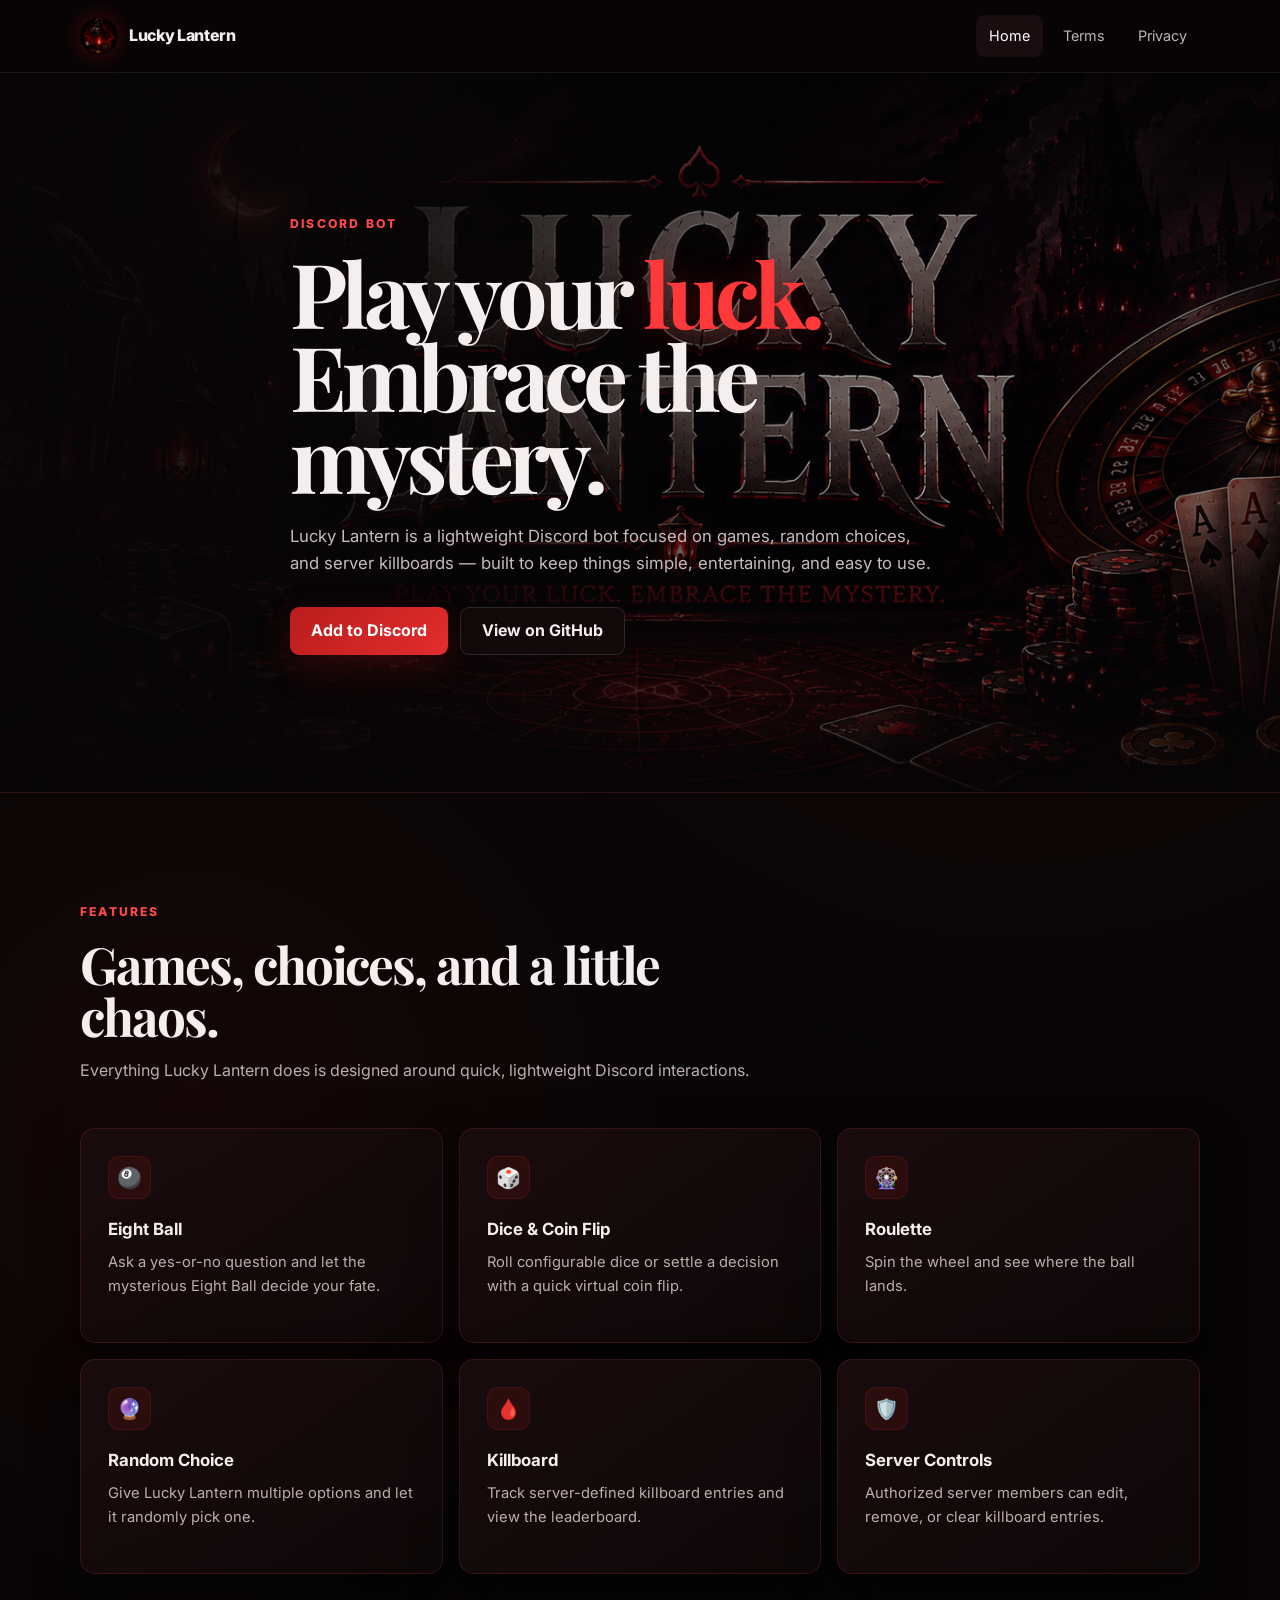
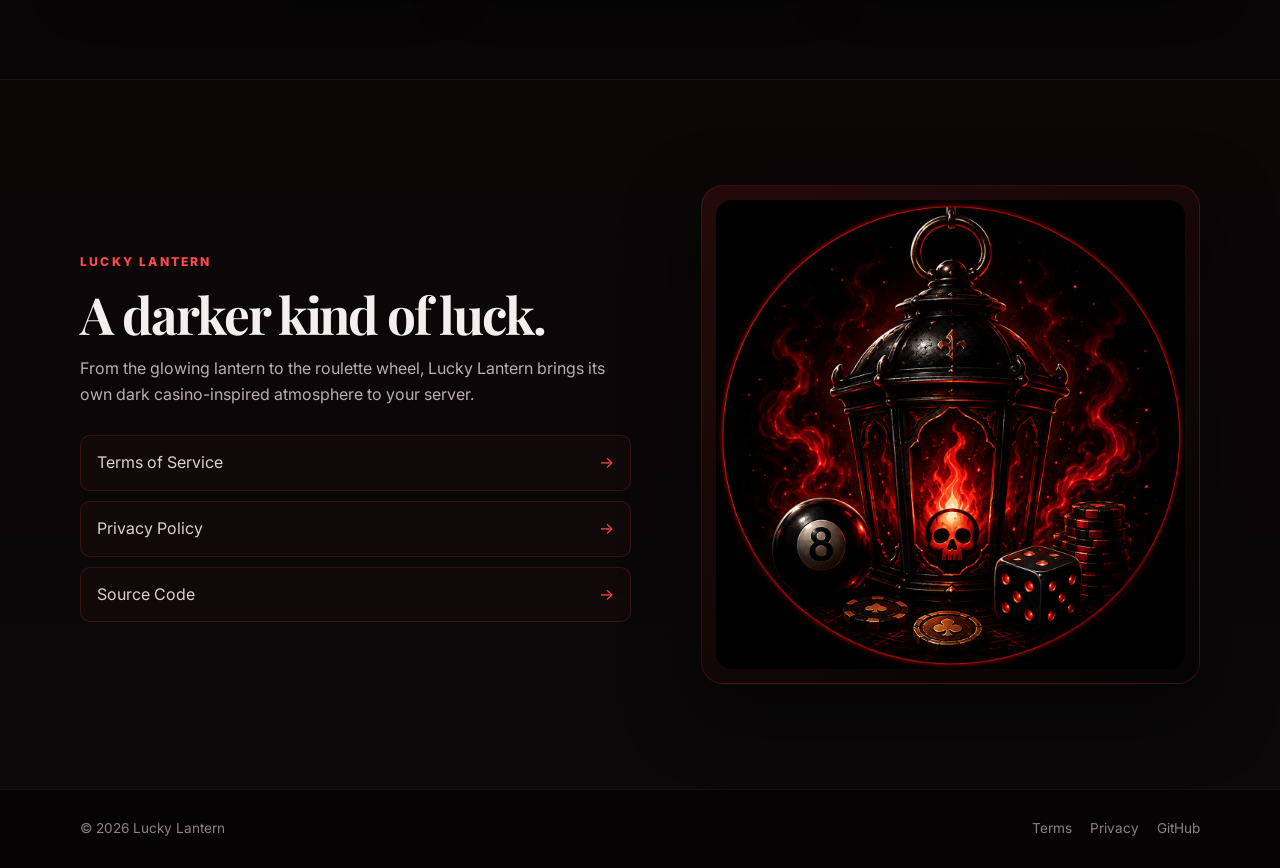
<file: docs/index.html>
<!doctype html>
<html lang="en">
<head>
  <meta charset="utf-8">
  <meta name="viewport" content="width=device-width,initial-scale=1">
  <meta name="description" content="Lucky Lantern — a lightweight Discord bot for games, random choices, and server killboards.">
  <meta name="theme-color" content="#8b1a1a">
  <meta property="og:title" content="Lucky Lantern — Discord Bot">
  <meta property="og:description" content="Play your luck. Embrace the mystery.">
  <meta property="og:type" content="website">
  <title>Lucky Lantern — Discord Bot</title>
  <link rel="icon" type="image/png" href="assets/avatar.png">
  <link rel="stylesheet" href="assets/style.css">
</head>

<body>
  <header class="site-header">
    <div class="container nav">
      <a class="brand" href="index.html">
        <img src="assets/avatar.png" alt="Lucky Lantern" class="brand-avatar">
        <span>Lucky Lantern</span>
      </a>

      <nav aria-label="Primary navigation">
        <a class="active" href="index.html">Home</a>
        <a href="terms.html">Terms</a>
        <a href="privacy.html">Privacy</a>
      </nav>
    </div>
  </header>

  <main>
    <section class="hero">
      <div class="hero-art" aria-hidden="true"></div>
      <div class="hero-overlay"></div>

      <div class="container hero-content">
        <span class="eyebrow">DISCORD BOT</span>

        <h1>Play your <span>luck.</span><br>Embrace the mystery.</h1>

        <p class="hero-text">
          Lucky Lantern is a lightweight Discord bot focused on games,
          random choices, and server killboards — built to keep things
          simple, entertaining, and easy to use.
        </p>

        <div class="hero-actions">
          <a
            class="button primary"
            href="https://discord.com/oauth2/authorize?client_id=1541493644870025306&permissions=0&scope=bot%20applications.commands"
            target="_blank"
            rel="noopener noreferrer"
          >Add to Discord</a>

          <a
            class="button secondary"
            href="https://github.com/Tw1st3dR0d3nt/lucky-lantern"
            target="_blank"
            rel="noopener noreferrer"
          >View on GitHub</a>
        </div>
      </div>
    </section>

    <section class="section">
      <div class="container">
        <div class="section-heading">
          <span class="eyebrow">FEATURES</span>
          <h2>Games, choices, and a little chaos.</h2>
          <p>Everything Lucky Lantern does is designed around quick, lightweight Discord interactions.</p>
        </div>

        <div class="feature-grid">
          <article class="card">
            <div class="icon">🎱</div>
            <h3>Eight Ball</h3>
            <p>Ask a yes-or-no question and let the mysterious Eight Ball decide your fate.</p>
          </article>

          <article class="card">
            <div class="icon">🎲</div>
            <h3>Dice &amp; Coin Flip</h3>
            <p>Roll configurable dice or settle a decision with a quick virtual coin flip.</p>
          </article>

          <article class="card">
            <div class="icon">🎡</div>
            <h3>Roulette</h3>
            <p>Spin the wheel and see where the ball lands.</p>
          </article>

          <article class="card">
            <div class="icon">🔮</div>
            <h3>Random Choice</h3>
            <p>Give Lucky Lantern multiple options and let it randomly pick one.</p>
          </article>

          <article class="card">
            <div class="icon">🩸</div>
            <h3>Killboard</h3>
            <p>Track server-defined killboard entries and view the leaderboard.</p>
          </article>

          <article class="card">
            <div class="icon">🛡️</div>
            <h3>Server Controls</h3>
            <p>Authorized server members can edit, remove, or clear killboard entries.</p>
          </article>
        </div>
      </div>
    </section>

    <section class="section showcase">
      <div class="container showcase-grid">
        <div>
          <span class="eyebrow">LUCKY LANTERN</span>
          <h2>A darker kind of luck.</h2>
          <p>
            From the glowing lantern to the roulette wheel, Lucky Lantern
            brings its own dark casino-inspired atmosphere to your server.
          </p>

          <div class="showcase-links">
            <a href="terms.html">Terms of Service <span>→</span></a>
            <a href="privacy.html">Privacy Policy <span>→</span></a>
            <a href="https://github.com/Tw1st3dR0d3nt/lucky-lantern" target="_blank" rel="noopener noreferrer">
              Source Code <span>→</span>
            </a>
          </div>
        </div>

        <div class="art-card">
          <img src="assets/avatar.png" alt="Lucky Lantern dark red lantern artwork">
        </div>
      </div>
    </section>
  </main>

  <footer class="site-footer">
    <div class="container footer-inner">
      <span>© 2026 Lucky Lantern</span>
      <div>
        <a href="terms.html">Terms</a>
        <a href="privacy.html">Privacy</a>
        <a href="https://github.com/Tw1st3dR0d3nt/lucky-lantern" target="_blank" rel="noopener noreferrer">GitHub</a>
      </div>
    </div>
  </footer>
</body>
</html>
</file>
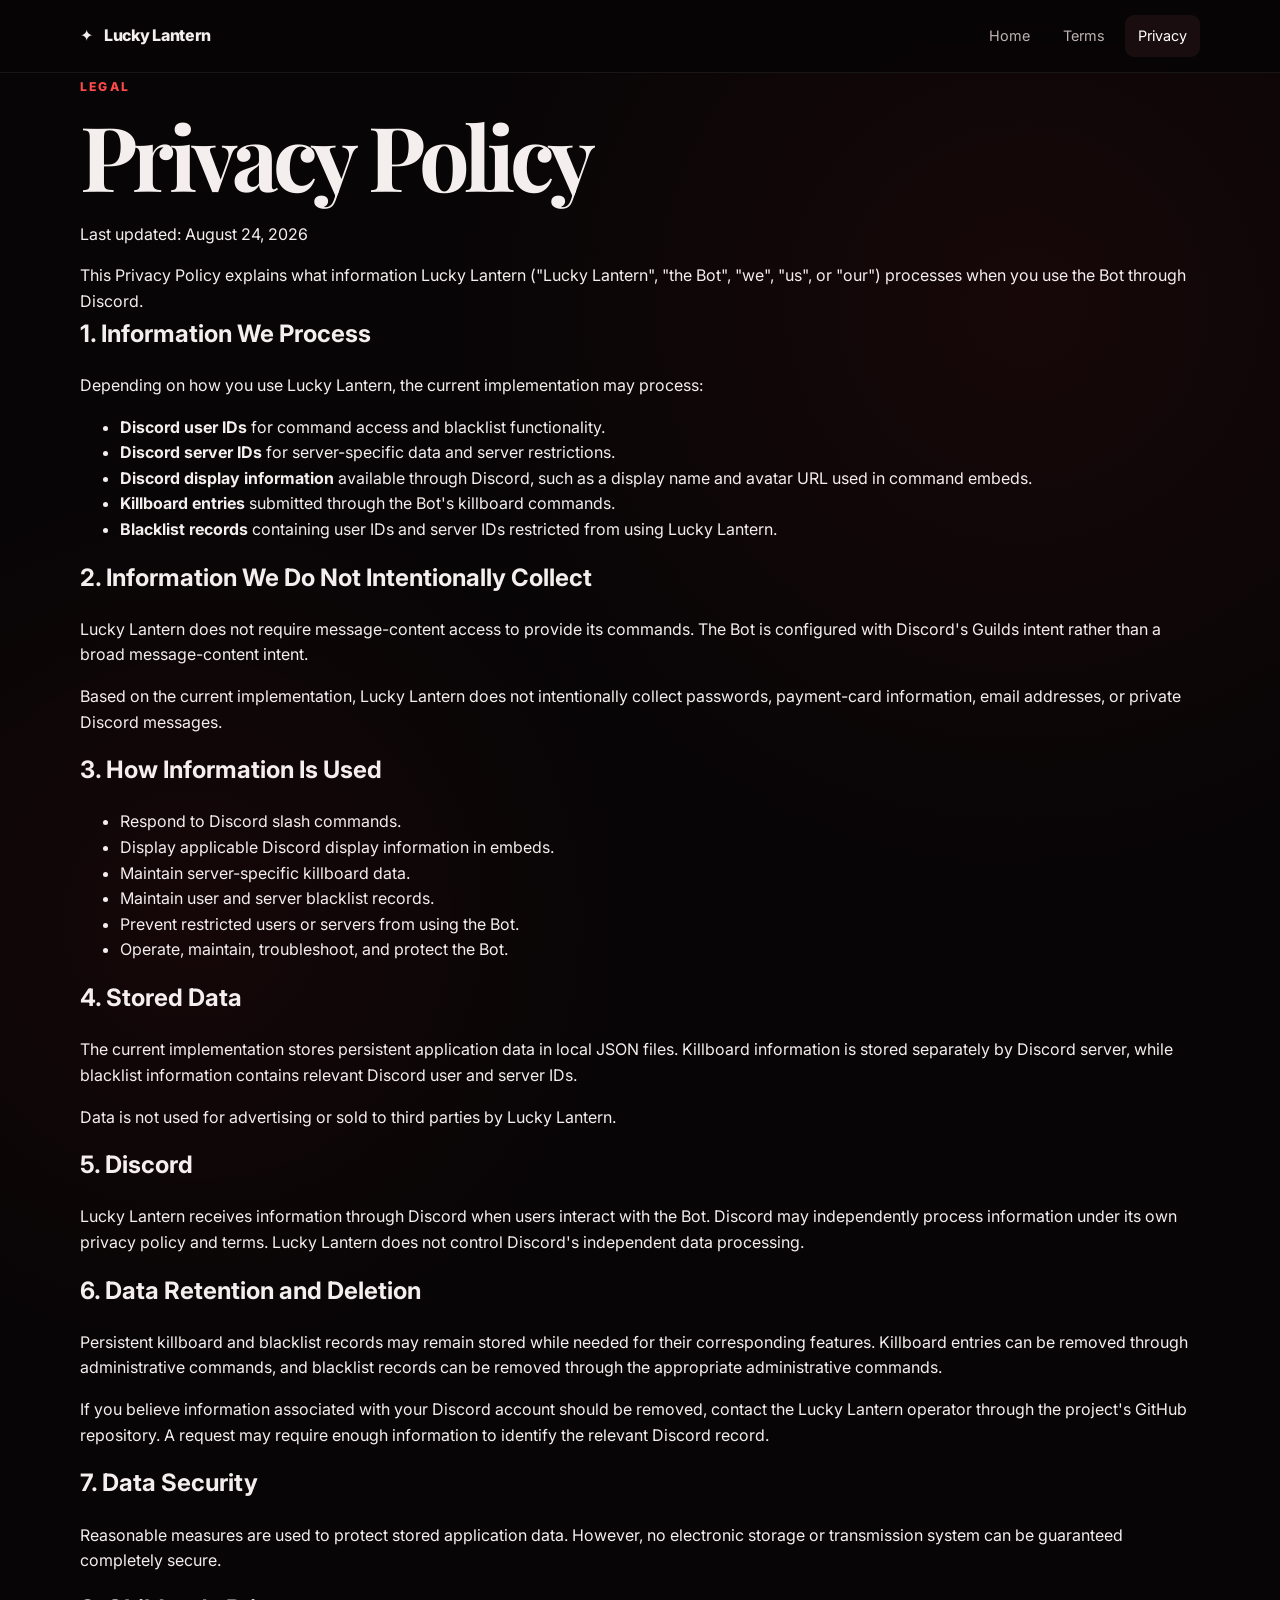
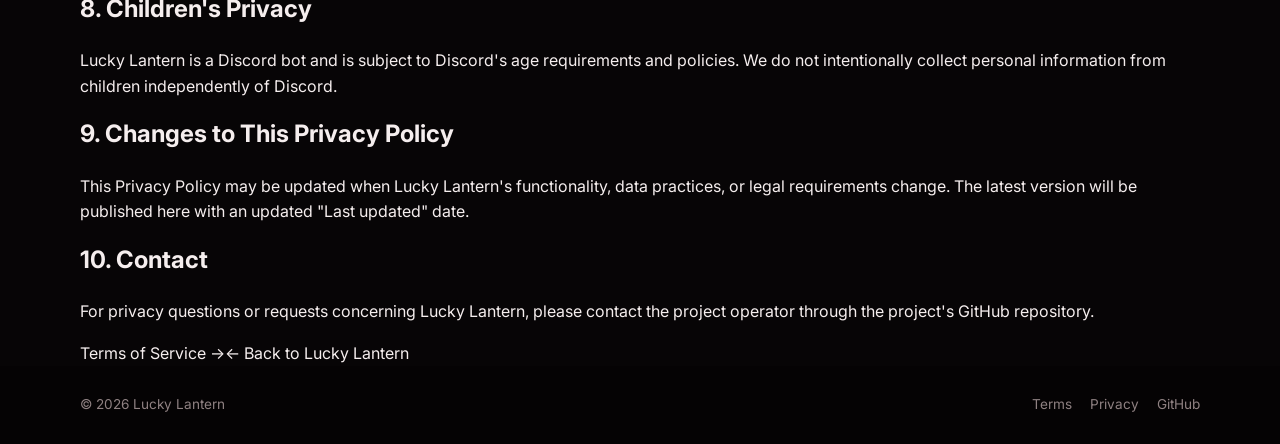
<file: docs/privacy.html>
<!doctype html>
<html lang="en">
<head><meta charset="utf-8"><meta name="viewport" content="width=device-width,initial-scale=1"><meta name="theme-color" content="#9b5cff"><title>Privacy Policy — Lucky Lantern</title><link rel="stylesheet" href="assets/style.css"></head>
<body>
<header class="site-header"><div class="container nav"><a class="brand" href="index.html"><span class="brand-mark">✦</span> Lucky Lantern</a><nav><a href="index.html">Home</a><a href="terms.html">Terms</a><a class="active" href="privacy.html">Privacy</a></nav></div></header>
<main class="legal"><div class="container narrow">
<span class="eyebrow">LEGAL</span><h1>Privacy Policy</h1><p class="updated">Last updated: August 24, 2026</p>
<div class="legal-intro">This Privacy Policy explains what information Lucky Lantern ("Lucky Lantern", "the Bot", "we", "us", or "our") processes when you use the Bot through Discord.</div>
<h2>1. Information We Process</h2><p>Depending on how you use Lucky Lantern, the current implementation may process:</p><ul><li><strong>Discord user IDs</strong> for command access and blacklist functionality.</li><li><strong>Discord server IDs</strong> for server-specific data and server restrictions.</li><li><strong>Discord display information</strong> available through Discord, such as a display name and avatar URL used in command embeds.</li><li><strong>Killboard entries</strong> submitted through the Bot's killboard commands.</li><li><strong>Blacklist records</strong> containing user IDs and server IDs restricted from using Lucky Lantern.</li></ul>
<h2>2. Information We Do Not Intentionally Collect</h2><p>Lucky Lantern does not require message-content access to provide its commands. The Bot is configured with Discord's Guilds intent rather than a broad message-content intent.</p><p>Based on the current implementation, Lucky Lantern does not intentionally collect passwords, payment-card information, email addresses, or private Discord messages.</p>
<h2>3. How Information Is Used</h2><ul><li>Respond to Discord slash commands.</li><li>Display applicable Discord display information in embeds.</li><li>Maintain server-specific killboard data.</li><li>Maintain user and server blacklist records.</li><li>Prevent restricted users or servers from using the Bot.</li><li>Operate, maintain, troubleshoot, and protect the Bot.</li></ul>
<h2>4. Stored Data</h2><p>The current implementation stores persistent application data in local JSON files. Killboard information is stored separately by Discord server, while blacklist information contains relevant Discord user and server IDs.</p><p>Data is not used for advertising or sold to third parties by Lucky Lantern.</p>
<h2>5. Discord</h2><p>Lucky Lantern receives information through Discord when users interact with the Bot. Discord may independently process information under its own privacy policy and terms. Lucky Lantern does not control Discord's independent data processing.</p>
<h2>6. Data Retention and Deletion</h2><p>Persistent killboard and blacklist records may remain stored while needed for their corresponding features. Killboard entries can be removed through administrative commands, and blacklist records can be removed through the appropriate administrative commands.</p><p>If you believe information associated with your Discord account should be removed, contact the Lucky Lantern operator through the project's GitHub repository. A request may require enough information to identify the relevant Discord record.</p>
<h2>7. Data Security</h2><p>Reasonable measures are used to protect stored application data. However, no electronic storage or transmission system can be guaranteed completely secure.</p>
<h2>8. Children's Privacy</h2><p>Lucky Lantern is a Discord bot and is subject to Discord's age requirements and policies. We do not intentionally collect personal information from children independently of Discord.</p>
<h2>9. Changes to This Privacy Policy</h2><p>This Privacy Policy may be updated when Lucky Lantern's functionality, data practices, or legal requirements change. The latest version will be published here with an updated "Last updated" date.</p>
<h2>10. Contact</h2><p>For privacy questions or requests concerning Lucky Lantern, please contact the project operator through the project's GitHub repository.</p>
<div class="legal-nav"><a href="terms.html">Terms of Service →</a><a href="index.html">← Back to Lucky Lantern</a></div>
</div></main>
<footer class="site-footer"><div class="container footer-inner"><span>© 2026 Lucky Lantern</span><div><a href="terms.html">Terms</a><a href="privacy.html">Privacy</a><a href="https://github.com/Tw1st3dR0d3nt/lucky-lantern">GitHub</a></div></div></footer>
</body></html>
</file>
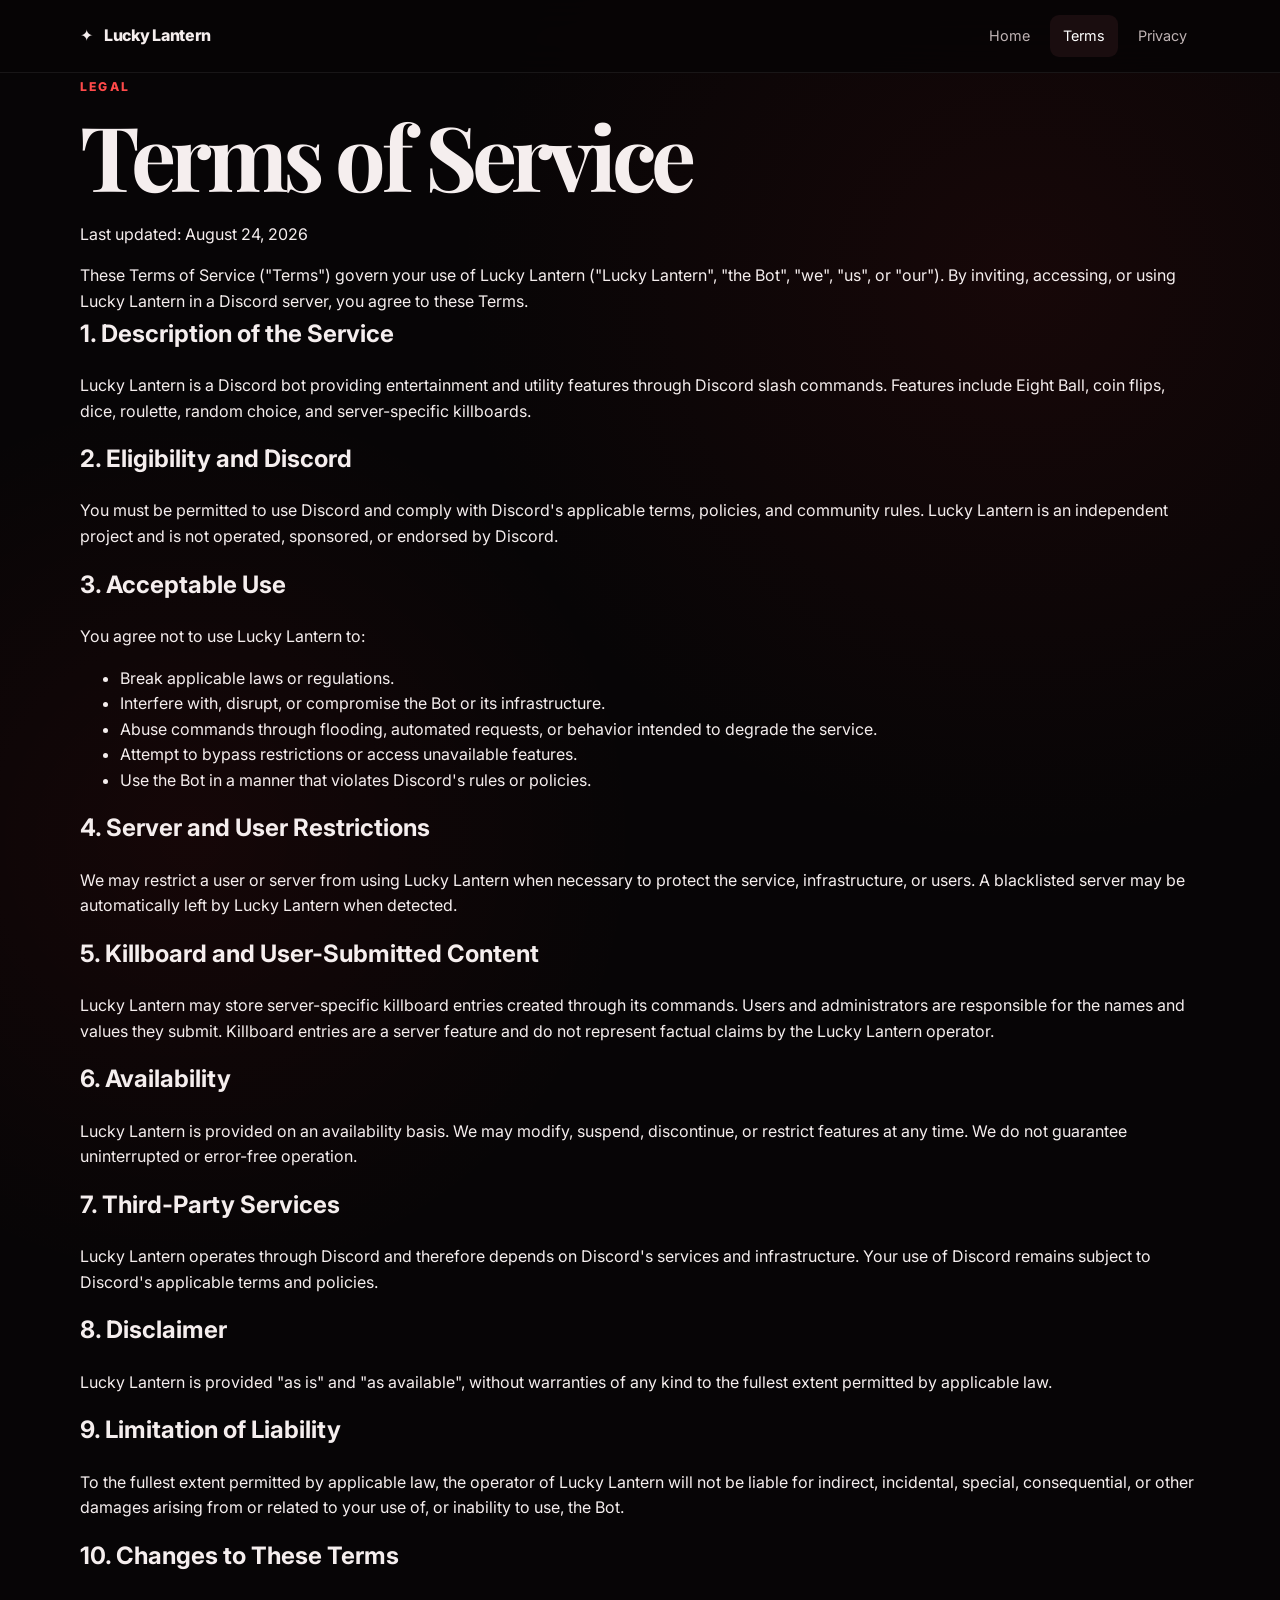
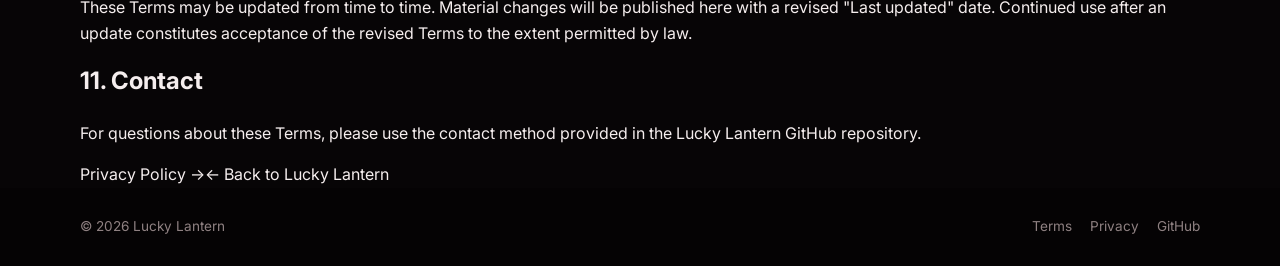
<file: docs/terms.html>
<!doctype html>
<html lang="en">
<head><meta charset="utf-8"><meta name="viewport" content="width=device-width,initial-scale=1"><meta name="theme-color" content="#9b5cff"><title>Terms of Service — Lucky Lantern</title><link rel="stylesheet" href="assets/style.css"></head>
<body>
<header class="site-header"><div class="container nav"><a class="brand" href="index.html"><span class="brand-mark">✦</span> Lucky Lantern</a><nav><a href="index.html">Home</a><a class="active" href="terms.html">Terms</a><a href="privacy.html">Privacy</a></nav></div></header>
<main class="legal"><div class="container narrow">
<span class="eyebrow">LEGAL</span><h1>Terms of Service</h1><p class="updated">Last updated: August 24, 2026</p>
<div class="legal-intro">These Terms of Service ("Terms") govern your use of Lucky Lantern ("Lucky Lantern", "the Bot", "we", "us", or "our"). By inviting, accessing, or using Lucky Lantern in a Discord server, you agree to these Terms.</div>
<h2>1. Description of the Service</h2><p>Lucky Lantern is a Discord bot providing entertainment and utility features through Discord slash commands. Features include Eight Ball, coin flips, dice, roulette, random choice, and server-specific killboards.</p>
<h2>2. Eligibility and Discord</h2><p>You must be permitted to use Discord and comply with Discord's applicable terms, policies, and community rules. Lucky Lantern is an independent project and is not operated, sponsored, or endorsed by Discord.</p>
<h2>3. Acceptable Use</h2><p>You agree not to use Lucky Lantern to:</p><ul><li>Break applicable laws or regulations.</li><li>Interfere with, disrupt, or compromise the Bot or its infrastructure.</li><li>Abuse commands through flooding, automated requests, or behavior intended to degrade the service.</li><li>Attempt to bypass restrictions or access unavailable features.</li><li>Use the Bot in a manner that violates Discord's rules or policies.</li></ul>
<h2>4. Server and User Restrictions</h2><p>We may restrict a user or server from using Lucky Lantern when necessary to protect the service, infrastructure, or users. A blacklisted server may be automatically left by Lucky Lantern when detected.</p>
<h2>5. Killboard and User-Submitted Content</h2><p>Lucky Lantern may store server-specific killboard entries created through its commands. Users and administrators are responsible for the names and values they submit. Killboard entries are a server feature and do not represent factual claims by the Lucky Lantern operator.</p>
<h2>6. Availability</h2><p>Lucky Lantern is provided on an availability basis. We may modify, suspend, discontinue, or restrict features at any time. We do not guarantee uninterrupted or error-free operation.</p>
<h2>7. Third-Party Services</h2><p>Lucky Lantern operates through Discord and therefore depends on Discord's services and infrastructure. Your use of Discord remains subject to Discord's applicable terms and policies.</p>
<h2>8. Disclaimer</h2><p>Lucky Lantern is provided "as is" and "as available", without warranties of any kind to the fullest extent permitted by applicable law.</p>
<h2>9. Limitation of Liability</h2><p>To the fullest extent permitted by applicable law, the operator of Lucky Lantern will not be liable for indirect, incidental, special, consequential, or other damages arising from or related to your use of, or inability to use, the Bot.</p>
<h2>10. Changes to These Terms</h2><p>These Terms may be updated from time to time. Material changes will be published here with a revised "Last updated" date. Continued use after an update constitutes acceptance of the revised Terms to the extent permitted by law.</p>
<h2>11. Contact</h2><p>For questions about these Terms, please use the contact method provided in the Lucky Lantern GitHub repository.</p>
<div class="legal-nav"><a href="privacy.html">Privacy Policy →</a><a href="index.html">← Back to Lucky Lantern</a></div>
</div></main>
<footer class="site-footer"><div class="container footer-inner"><span>© 2026 Lucky Lantern</span><div><a href="terms.html">Terms</a><a href="privacy.html">Privacy</a><a href="https://github.com/Tw1st3dR0d3nt/lucky-lantern">GitHub</a></div></div></footer>
</body></html>
</file>
<file: docs/assets/style.css>
@import url('https://fonts.googleapis.com/css2?family=Inter:wght@400;500;600;700;800&family=Playfair+Display:wght@600;700;800&display=swap');

:root {
  --bg: #070506;
  --bg-soft: #0d0708;
  --panel: #130a0b;
  --panel-2: #190c0e;
  --border: rgba(255, 75, 75, .16);
  --text: #f5eeee;
  --muted: #bcaeaf;
  --red: #c52222;
  --red-bright: #ff3434;
  --red-dark: #8b1a1a;
  --gold: #c8944d;
  --shadow: rgba(0, 0, 0, .55);
}

* { box-sizing: border-box; }

html {
  scroll-behavior: smooth;
}

body {
  margin: 0;
  color: var(--text);
  background:
    radial-gradient(circle at 80% 15%, rgba(139, 26, 26, .12), transparent 30%),
    radial-gradient(circle at 15% 45%, rgba(255, 35, 35, .06), transparent 30%),
    var(--bg);
  font-family: Inter, system-ui, sans-serif;
  line-height: 1.6;
}

a {
  color: inherit;
  text-decoration: none;
}

.container {
  width: min(1120px, calc(100% - 40px));
  margin: 0 auto;
}

.site-header {
  position: sticky;
  top: 0;
  z-index: 20;
  background: rgba(7, 5, 6, .88);
  border-bottom: 1px solid rgba(255, 255, 255, .07);
  backdrop-filter: blur(18px);
}

.nav {
  height: 72px;
  display: flex;
  align-items: center;
  justify-content: space-between;
  gap: 24px;
}

.brand {
  display: inline-flex;
  align-items: center;
  gap: 11px;
  font-weight: 800;
  letter-spacing: -.02em;
}

.brand-avatar {
  width: 38px;
  height: 38px;
  border-radius: 50%;
  object-fit: cover;
  box-shadow: 0 0 22px rgba(255, 35, 35, .28);
}

nav {
  display: flex;
  gap: 7px;
}

nav a {
  color: #bfb3b4;
  padding: 9px 13px;
  border-radius: 9px;
  font-size: .9rem;
  transition: .2s ease;
}

nav a:hover,
nav a.active {
  color: #fff;
  background: #1a0d0f;
}

.hero {
  min-height: 720px;
  position: relative;
  display: flex;
  align-items: center;
  overflow: hidden;
  border-bottom: 1px solid var(--border);
}

.hero-art {
  position: absolute;
  inset: 0;
  background-image: url("banner.png");
  background-size: cover;
  background-position: center;
  transform: scale(1.015);
  filter: saturate(.95);
}

.hero-overlay {
  position: absolute;
  inset: 0;
  background:
    linear-gradient(90deg, rgba(7, 5, 6, .98) 0%, rgba(7, 5, 6, .82) 34%, rgba(7, 5, 6, .22) 72%, rgba(7, 5, 6, .5) 100%),
    linear-gradient(0deg, rgba(7, 5, 6, .82), transparent 45%, rgba(7, 5, 6, .35));
}

.hero-content {
  position: relative;
  z-index: 2;
  padding: 110px 0;
  max-width: 700px;
}

.eyebrow {
  display: inline-block;
  margin-bottom: 18px;
  color: #ff4a4a;
  font-size: .76rem;
  font-weight: 800;
  letter-spacing: .18em;
}

h1, h2, h3 {
  margin-top: 0;
}

h1 {
  margin-bottom: 25px;
  max-width: 720px;
  font-family: "Playfair Display", Georgia, serif;
  font-size: clamp(3.5rem, 7vw, 6.7rem);
  line-height: .92;
  letter-spacing: -.055em;
}

h1 span {
  color: #ff3939;
  text-shadow: 0 0 35px rgba(255, 40, 40, .25);
}

.hero-text {
  max-width: 650px;
  margin: 0 0 30px;
  color: #c7babb;
  font-size: 1.05rem;
}

.hero-actions {
  display: flex;
  flex-wrap: wrap;
  gap: 12px;
}

.button {
  display: inline-flex;
  align-items: center;
  justify-content: center;
  min-height: 48px;
  padding: 0 21px;
  border-radius: 9px;
  font-weight: 700;
  transition: transform .2s ease, box-shadow .2s ease, background .2s ease;
}

.button:hover {
  transform: translateY(-2px);
}

.button.primary {
  color: white;
  background: linear-gradient(135deg, #b91d1d, #e32d2d);
  box-shadow: 0 12px 35px rgba(180, 20, 20, .24);
}

.button.primary:hover {
  box-shadow: 0 16px 42px rgba(220, 30, 30, .32);
}

.button.secondary {
  background: rgba(20, 11, 12, .8);
  border: 1px solid rgba(255, 255, 255, .12);
}

.section {
  padding: 105px 0;
}

.section.muted,
.showcase {
  background: linear-gradient(180deg, rgba(139, 26, 26, .035), rgba(255, 255, 255, .01));
  border-top: 1px solid rgba(255, 255, 255, .04);
  border-bottom: 1px solid rgba(255, 255, 255, .04);
}

.section-heading {
  max-width: 690px;
  margin-bottom: 45px;
}

.section-heading h2,
.showcase h2 {
  margin-bottom: 13px;
  font-family: "Playfair Display", Georgia, serif;
  font-size: clamp(2.3rem, 4vw, 3.8rem);
  line-height: 1;
  letter-spacing: -.04em;
}

.section-heading p,
.showcase p {
  color: var(--muted);
}

.feature-grid {
  display: grid;
  grid-template-columns: repeat(3, 1fr);
  gap: 16px;
}

.card {
  padding: 27px;
  min-height: 215px;
  background: linear-gradient(145deg, rgba(27, 13, 15, .9), rgba(14, 8, 9, .9));
  border: 1px solid var(--border);
  border-radius: 15px;
  box-shadow: 0 18px 45px var(--shadow);
  transition: transform .2s ease, border-color .2s ease;
}

.card:hover {
  transform: translateY(-4px);
  border-color: rgba(255, 58, 58, .32);
}

.icon {
  width: 43px;
  height: 43px;
  display: grid;
  place-items: center;
  margin-bottom: 17px;
  border-radius: 11px;
  background: rgba(139, 26, 26, .18);
  border: 1px solid rgba(255, 55, 55, .12);
  font-size: 1.25rem;
}

.card h3 {
  margin-bottom: 8px;
  font-size: 1.05rem;
}

.card p {
  margin: 0;
  color: var(--muted);
  font-size: .92rem;
}

.showcase-grid {
  display: grid;
  grid-template-columns: 1.05fr .95fr;
  align-items: center;
  gap: 70px;
}

.showcase-links {
  display: grid;
  gap: 10px;
  margin-top: 28px;
}

.showcase-links a {
  display: flex;
  justify-content: space-between;
  padding: 14px 16px;
  background: rgba(20, 9, 10, .7);
  border: 1px solid var(--border);
  border-radius: 10px;
  color: #ddd0d1;
  transition: .2s ease;
}

.showcase-links a:hover {
  border-color: rgba(255, 55, 55, .35);
  color: #fff;
  background: rgba(139, 26, 26, .12);
}

.showcase-links span {
  color: #ff4545;
}

.art-card {
  padding: 14px;
  background: linear-gradient(145deg, rgba(139, 26, 26, .2), rgba(0, 0, 0, .5));
  border: 1px solid var(--border);
  border-radius: 22px;
  box-shadow: 0 25px 70px rgba(0, 0, 0, .55);
}

.art-card img {
  display: block;
  width: 100%;
  border-radius: 16px;
}

.site-footer {
  padding: 28px 0;
  background: #050304;
  color: #8f8182;
  font-size: .85rem;
}

.footer-inner {
  display: flex;
  justify-content: space-between;
  gap: 20px;
}

.footer-inner div {
  display: flex;
  gap: 18px;
}

.footer-inner a:hover {
  color: #eee;
}

@media (max-width: 850px) {
  .feature-grid {
    grid-template-columns: repeat(2, 1fr);
  }

  .showcase-grid {
    grid-template-columns: 1fr;
    gap: 40px;
  }

  .hero {
    min-height: 650px;
  }

  .hero-overlay {
    background:
      linear-gradient(90deg, rgba(7, 5, 6, .96), rgba(7, 5, 6, .68)),
      linear-gradient(0deg, rgba(7, 5, 6, .85), transparent);
  }
}

@media (max-width: 600px) {
  .container {
    width: min(100% - 28px, 1120px);
  }

  .nav {
    height: 64px;
  }

  nav a:not(.active) {
    display: none;
  }

  .hero {
    min-height: 650px;
  }

  .hero-art {
    background-position: 58% center;
  }

  .hero-content {
    padding: 90px 0;
  }

  h1 {
    font-size: clamp(3rem, 16vw, 4.8rem);
  }

  .section {
    padding: 75px 0;
  }

  .feature-grid {
    grid-template-columns: 1fr;
  }

  .footer-inner {
    flex-direction: column;
  }
}
</file>
